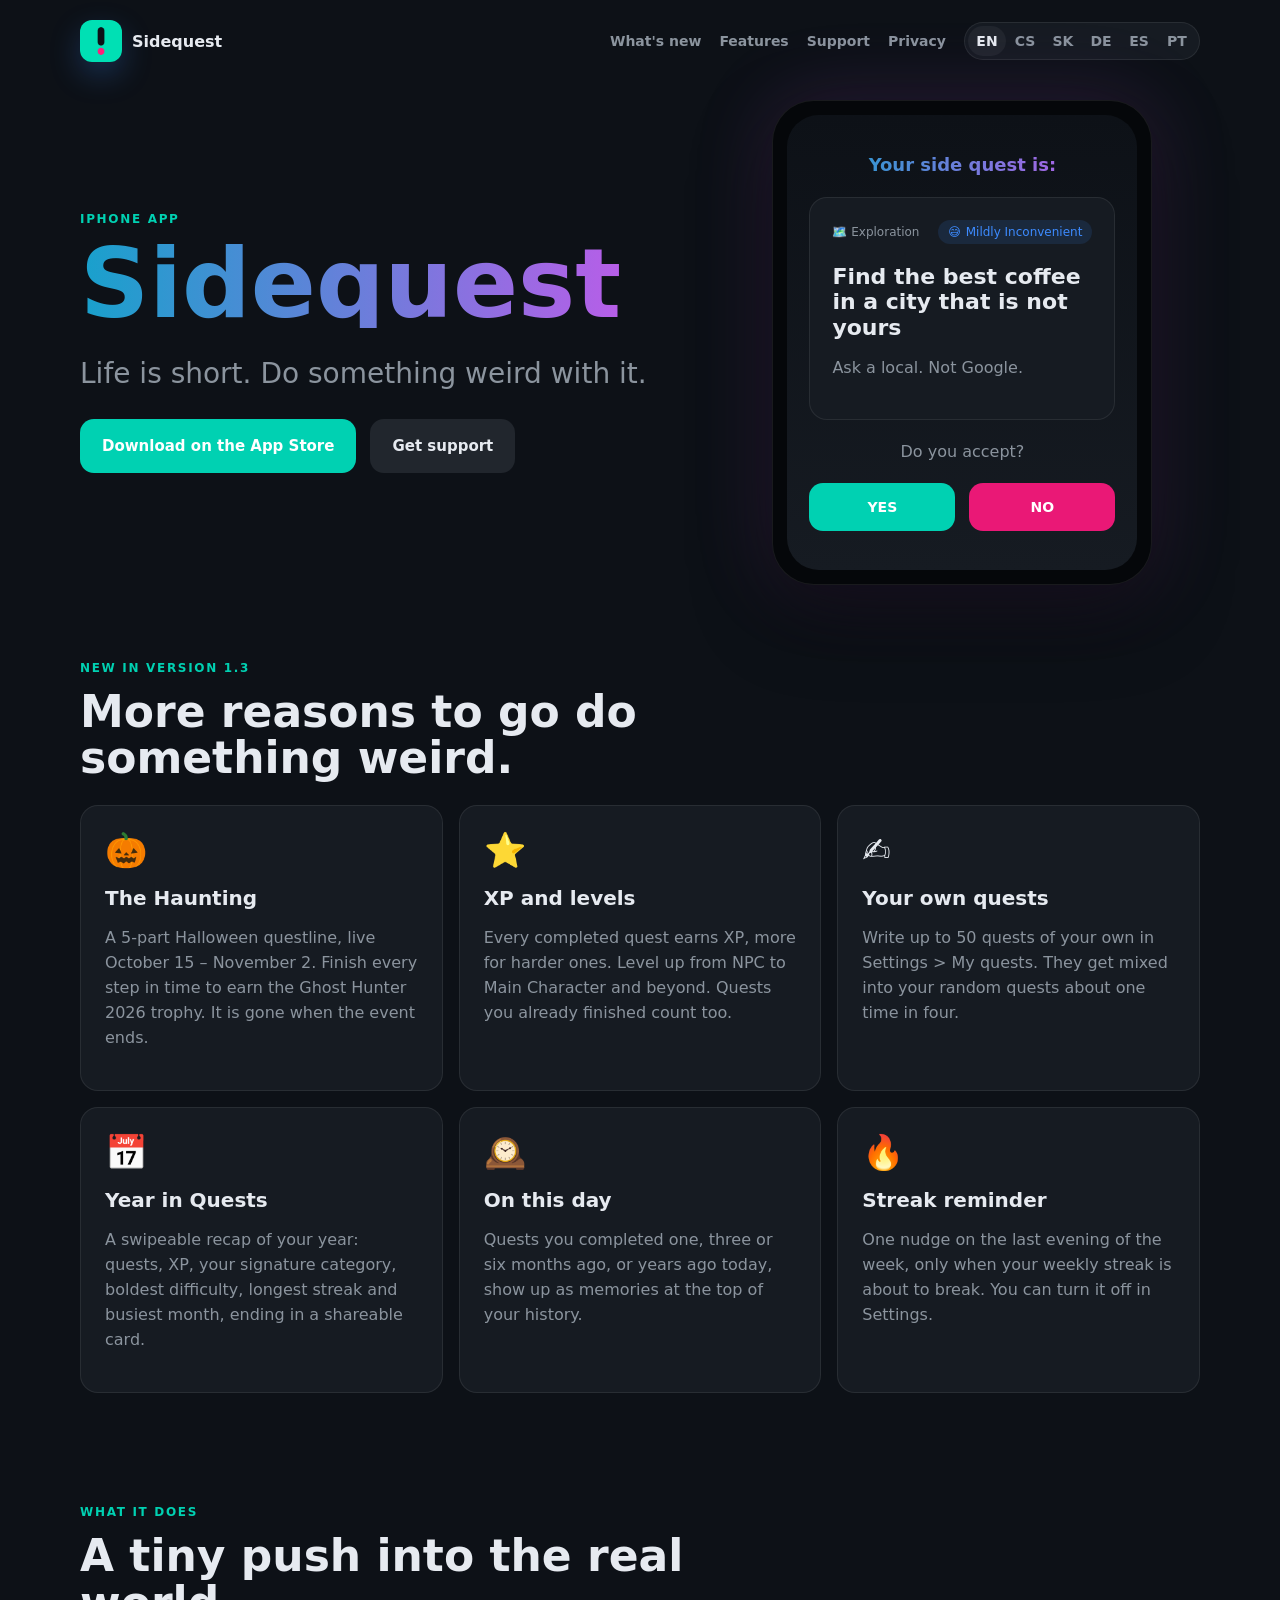
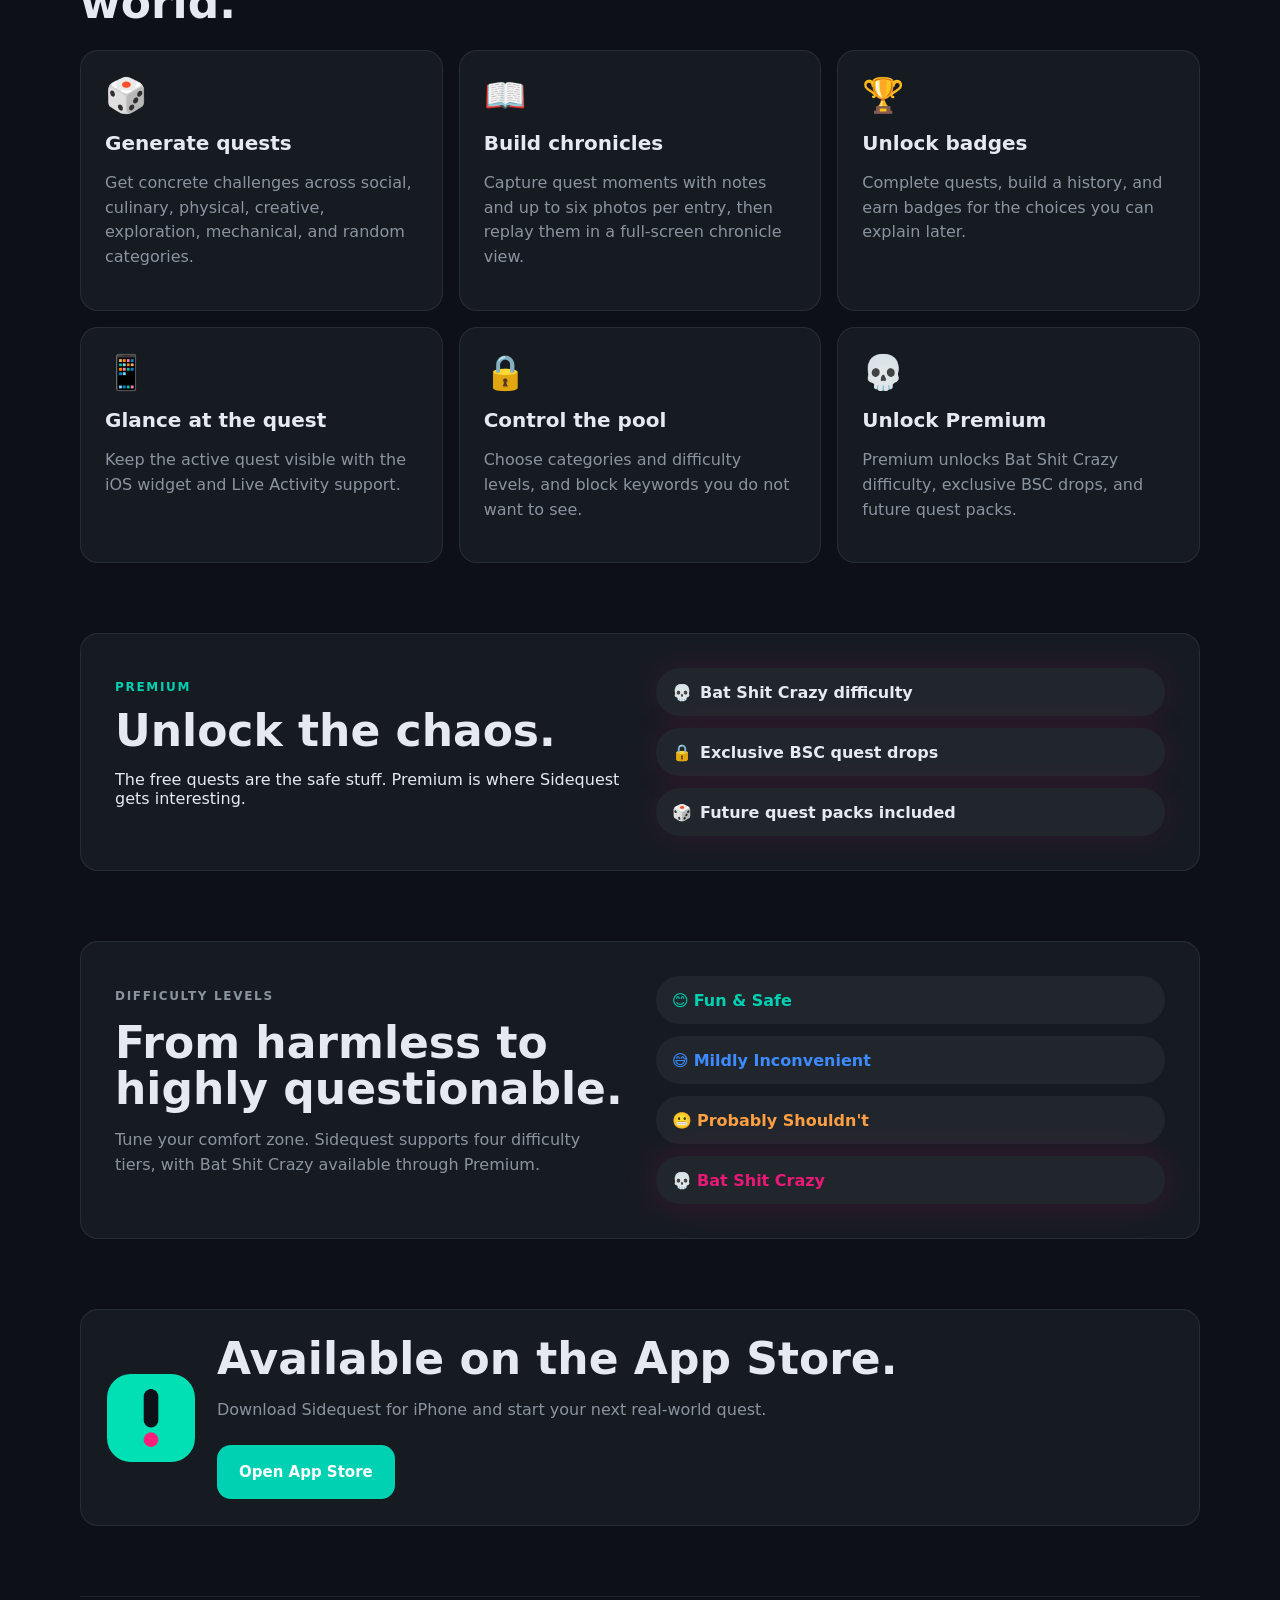
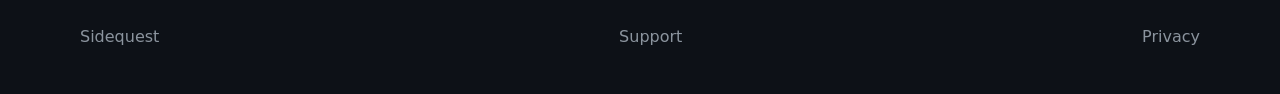
<file: index.html>
<!doctype html>
<html lang="en">
  <head>
    <meta charset="utf-8">
    <meta name="viewport" content="width=device-width, initial-scale=1">
    <title>Sidequest | Real-World Quest App for iPhone</title>
    <meta name="description" content="Sidequest is an iPhone app that gives you real-world quests, XP and levels, limited-time events, your own custom quests, chronicles, badges, widgets, and Premium Bat Shit Crazy challenges.">
    <meta name="robots" content="index, follow">
    <meta name="theme-color" content="#0D1117">
    <meta name="apple-itunes-app" content="app-id=6767996805">
    <link rel="canonical" href="https://sidequest-ios.netlify.app/">
    <meta property="og:site_name" content="Sidequest">
    <meta property="og:title" content="Sidequest | Real-World Quest App for iPhone">
    <meta property="og:description" content="Generate real-world quests, capture chronicles, earn badges, and unlock Premium Bat Shit Crazy challenges.">
    <meta property="og:type" content="website">
    <meta property="og:url" content="https://sidequest-ios.netlify.app/">
    <meta property="og:image" content="https://sidequest-ios.netlify.app/assets/og-home.png">
    <meta property="og:image:width" content="1200">
    <meta property="og:image:height" content="630">
    <meta property="og:image:alt" content="SideQ — real-world quests, dares and challenges for iPhone">
    <meta name="twitter:card" content="summary_large_image">
    <meta name="twitter:title" content="Sidequest | Real-World Quest App for iPhone">
    <meta name="twitter:description" content="Generate real-world quests, capture chronicles, earn badges, and unlock Premium Bat Shit Crazy challenges.">
    <meta name="twitter:image" content="https://sidequest-ios.netlify.app/assets/og-home.png">
    <link rel="icon" href="assets/sidequest-icon.png">
    <link rel="stylesheet" href="styles.css">
    <script type="application/ld+json">
      {
        "@context": "https://schema.org",
        "@type": "SoftwareApplication",
        "name": "Sidequest",
        "applicationCategory": "LifestyleApplication",
        "operatingSystem": "iOS",
        "description": "Sidequest is an iPhone app for generating real-world quests, leveling up with XP, joining limited-time questline events, writing your own quests, capturing quest chronicles, earning badges, and unlocking Premium Bat Shit Crazy challenges.",
        "image": "https://sidequest-ios.netlify.app/assets/sidequest-icon.png",
        "url": "https://sidequest-ios.netlify.app/",
        "downloadUrl": "https://apps.apple.com/app/sideq/id6767996805",
        "softwareVersion": "1.3",
        "offers": {
          "@type": "Offer",
          "url": "https://apps.apple.com/app/sideq/id6767996805",
          "price": "0",
          "priceCurrency": "USD"
        }
      }
    </script>
  </head>
  <body>
    <header class="site-header">
      <a class="brand" href="index.html" aria-label="Sidequest home">
        <img src="assets/sidequest-icon.png" alt="" class="brand-icon">
        <span>Sidequest</span>
      </a>
      <nav class="nav" aria-label="Main navigation">
        <a href="#new" data-i18n="nav.new">What's new</a>
        <a href="#features" data-i18n="nav.features">Features</a>
        <a href="support.html" data-i18n="nav.support">Support</a>
        <a href="privacy.html" data-i18n="nav.privacy">Privacy</a>
        <div class="language-switch" aria-label="Language">
          <button type="button" data-lang="en">EN</button>
          <button type="button" data-lang="cs">CS</button>
          <button type="button" data-lang="sk">SK</button>
          <button type="button" data-lang="de">DE</button>
          <button type="button" data-lang="es">ES</button>
          <button type="button" data-lang="pt">PT</button>
        </div>
      </nav>
    </header>

    <main>
      <section class="hero">
        <div class="hero-copy">
          <p class="eyebrow" data-i18n="hero.eyebrow">iPhone app</p>
          <h1 data-i18n="hero.title">Sidequest</h1>
          <p class="hero-text" data-i18n="hero.text">Life is short. Do something weird with it.</p>
          <div class="hero-actions">
            <a class="button primary" href="https://apps.apple.com/app/sideq/id6767996805" target="_blank" rel="noopener" data-i18n="hero.cta">Download on the App Store</a>
            <a class="button secondary" href="support.html" data-i18n="hero.support">Get support</a>
          </div>
        </div>

        <div class="phone" aria-label="Sidequest app preview">
          <div class="phone-screen">
            <div class="screen-title" data-i18n="preview.title">Your side quest is:</div>
            <article class="quest-card">
              <div class="quest-meta">
                <span><span aria-hidden="true">🗺️</span> <span data-i18n="preview.category">Exploration</span></span>
                <span class="difficulty"><span aria-hidden="true">😅</span> <span data-i18n="preview.difficulty">Mildly Inconvenient</span></span>
              </div>
              <h2 data-i18n="preview.questTitle">Find the best coffee in a city that is not yours</h2>
              <p data-i18n="preview.questText">Ask a local. Not Google.</p>
            </article>
            <p class="accept" data-i18n="preview.question">Do you accept?</p>
            <div class="button-row">
              <span class="mini-button yes" data-i18n="preview.yes">YES</span>
              <span class="mini-button no" data-i18n="preview.no">NO</span>
            </div>
          </div>
        </div>
      </section>

      <section id="new" class="section">
        <div class="section-heading">
          <p class="eyebrow" data-i18n="new.eyebrow">New in version 1.3</p>
          <h2 data-i18n="new.title">More reasons to go do something weird.</h2>
        </div>
        <div class="feature-grid">
          <article class="feature-card">
            <span class="feature-icon">🎃</span>
            <h3 data-i18n="new.event.title">The Haunting</h3>
            <p data-i18n="new.event.text">A 5-part Halloween questline, live October 15 – November 2. Finish every step in time to earn the Ghost Hunter 2026 trophy. It is gone when the event ends.</p>
          </article>
          <article class="feature-card">
            <span class="feature-icon">⭐</span>
            <h3 data-i18n="new.levels.title">XP and levels</h3>
            <p data-i18n="new.levels.text">Every completed quest earns XP, more for harder ones. Level up from NPC to Main Character and beyond. Quests you already finished count too.</p>
          </article>
          <article class="feature-card">
            <span class="feature-icon">✍️</span>
            <h3 data-i18n="new.custom.title">Your own quests</h3>
            <p data-i18n="new.custom.text">Write up to 50 quests of your own in Settings > My quests. They get mixed into your random quests about one time in four.</p>
          </article>
          <article class="feature-card">
            <span class="feature-icon">📅</span>
            <h3 data-i18n="new.recap.title">Year in Quests</h3>
            <p data-i18n="new.recap.text">A swipeable recap of your year: quests, XP, your signature category, boldest difficulty, longest streak and busiest month, ending in a shareable card.</p>
          </article>
          <article class="feature-card">
            <span class="feature-icon">🕰️</span>
            <h3 data-i18n="new.memories.title">On this day</h3>
            <p data-i18n="new.memories.text">Quests you completed one, three or six months ago, or years ago today, show up as memories at the top of your history.</p>
          </article>
          <article class="feature-card">
            <span class="feature-icon">🔥</span>
            <h3 data-i18n="new.streak.title">Streak reminder</h3>
            <p data-i18n="new.streak.text">One nudge on the last evening of the week, only when your weekly streak is about to break. You can turn it off in Settings.</p>
          </article>
        </div>
      </section>

      <section id="features" class="section">
        <div class="section-heading">
          <p class="eyebrow" data-i18n="features.eyebrow">What it does</p>
          <h2 data-i18n="features.title">A tiny push into the real world.</h2>
        </div>
        <div class="feature-grid">
          <article class="feature-card">
            <span class="feature-icon">🎲</span>
            <h3 data-i18n="features.generate.title">Generate quests</h3>
            <p data-i18n="features.generate.text">Get concrete challenges across social, culinary, physical, creative, exploration, mechanical, and random categories.</p>
          </article>
          <article class="feature-card">
            <span class="feature-icon">📖</span>
            <h3 data-i18n="features.chronicles.title">Build chronicles</h3>
            <p data-i18n="features.chronicles.text">Capture quest moments with notes and up to six photos per entry, then replay them in a full-screen chronicle view.</p>
          </article>
          <article class="feature-card">
            <span class="feature-icon">🏆</span>
            <h3 data-i18n="features.badges.title">Unlock badges</h3>
            <p data-i18n="features.badges.text">Complete quests, build a history, and earn badges for the choices you can explain later.</p>
          </article>
          <article class="feature-card">
            <span class="feature-icon">📱</span>
            <h3 data-i18n="features.widget.title">Glance at the quest</h3>
            <p data-i18n="features.widget.text">Keep the active quest visible with the iOS widget and Live Activity support.</p>
          </article>
          <article class="feature-card">
            <span class="feature-icon">🔒</span>
            <h3 data-i18n="features.filters.title">Control the pool</h3>
            <p data-i18n="features.filters.text">Choose categories and difficulty levels, and block keywords you do not want to see.</p>
          </article>
          <article class="feature-card">
            <span class="feature-icon">💀</span>
            <h3 data-i18n="features.premium.title">Unlock Premium</h3>
            <p data-i18n="features.premium.text">Premium unlocks Bat Shit Crazy difficulty, exclusive BSC drops, and future quest packs.</p>
          </article>
        </div>
      </section>

      <section class="premium-section">
        <div>
          <p class="eyebrow" data-i18n="premium.eyebrow">Premium</p>
          <h2 data-i18n="premium.title">Unlock the chaos.</h2>
          <p data-i18n="premium.text">The free quests are the safe stuff. Premium is where Sidequest gets interesting.</p>
        </div>
        <div class="premium-list">
          <span class="premium-chip">💀 <span data-i18n="premium.chip1">Bat Shit Crazy difficulty</span></span>
          <span class="premium-chip">🔒 <span data-i18n="premium.chip2">Exclusive BSC quest drops</span></span>
          <span class="premium-chip">🎲 <span data-i18n="premium.chip3">Future quest packs included</span></span>
        </div>
      </section>

      <section class="split-section">
        <div>
          <p class="eyebrow" data-i18n="levels.eyebrow">Difficulty levels</p>
          <h2 data-i18n="levels.title">From harmless to highly questionable.</h2>
          <p data-i18n="levels.text">Tune your comfort zone. Sidequest supports four difficulty tiers, with Bat Shit Crazy available through Premium.</p>
        </div>
        <div class="level-list">
          <span class="level safe">😊 <span data-i18n="levels.safe">Fun & Safe</span></span>
          <span class="level mild">😅 <span data-i18n="levels.mild">Mildly Inconvenient</span></span>
          <span class="level probably">😬 <span data-i18n="levels.probably">Probably Shouldn't</span></span>
          <span class="level bsc">💀 <span data-i18n="levels.bsc">Bat Shit Crazy</span></span>
        </div>
      </section>

      <section id="download" class="download">
        <img src="assets/sidequest-icon.png" alt="" class="download-icon">
        <div>
          <h2 data-i18n="download.title">Available on the App Store.</h2>
          <p data-i18n="download.text">Download Sidequest for iPhone and start your next real-world quest.</p>
          <a class="button primary inline-button" href="https://apps.apple.com/app/sideq/id6767996805" target="_blank" rel="noopener" data-i18n="download.button">Open App Store</a>
        </div>
      </section>
    </main>

    <footer class="footer">
      <span>Sidequest</span>
      <a href="support.html" data-i18n="footer.support">Support</a>
      <a href="privacy.html" data-i18n="footer.privacy">Privacy</a>
    </footer>

    <script src="script.js"></script>
  </body>
</html>
</file>
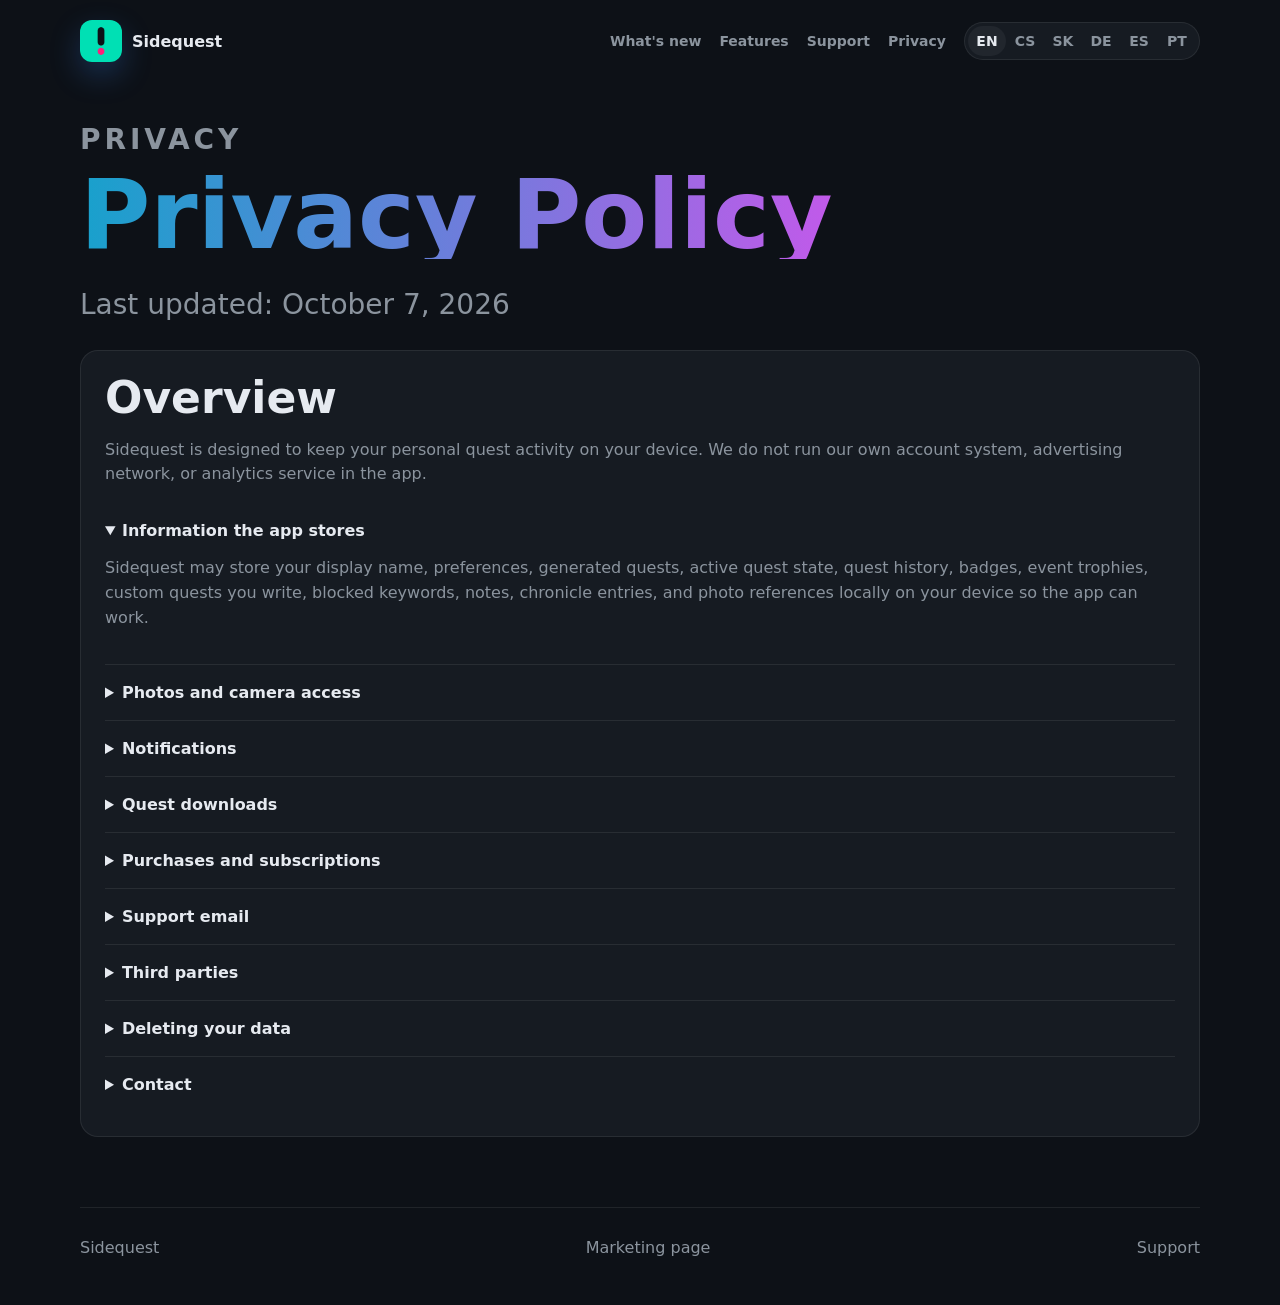
<file: privacy.html>
<!doctype html>
<html lang="en">
  <head>
    <meta charset="utf-8">
    <meta name="viewport" content="width=device-width, initial-scale=1">
    <title>Sidequest Privacy Policy | iPhone App Data and Photos</title>
    <meta name="description" content="Read the Sidequest privacy policy for local quest history, chronicles, photo library access, quest downloads, Premium purchases, and support email data.">
    <meta name="robots" content="index, follow">
    <meta name="theme-color" content="#0D1117">
    <link rel="canonical" href="https://sidequest-ios.netlify.app/privacy.html">
    <meta property="og:site_name" content="Sidequest">
    <meta property="og:title" content="Sidequest Privacy Policy">
    <meta property="og:description" content="Privacy policy for local quest history, chronicles, photo access, quest downloads, Premium purchases, and support email data.">
    <meta property="og:type" content="website">
    <meta property="og:url" content="https://sidequest-ios.netlify.app/privacy.html">
    <meta property="og:image" content="https://sidequest-ios.netlify.app/assets/sidequest-icon.png">
    <meta property="og:image:alt" content="Sidequest app icon">
    <meta name="twitter:card" content="summary">
    <meta name="twitter:title" content="Sidequest Privacy Policy">
    <meta name="twitter:description" content="Privacy policy for local quest history, chronicles, photo access, quest downloads, Premium purchases, and support email data.">
    <meta name="twitter:image" content="https://sidequest-ios.netlify.app/assets/sidequest-icon.png">
    <link rel="icon" href="assets/sidequest-icon.png">
    <link rel="stylesheet" href="styles.css">
    <script type="application/ld+json">
      {
        "@context": "https://schema.org",
        "@type": "WebPage",
        "name": "Sidequest Privacy Policy",
        "description": "Privacy policy for the Sidequest iPhone app.",
        "url": "https://sidequest-ios.netlify.app/privacy.html",
        "isPartOf": {
          "@type": "WebSite",
          "name": "Sidequest",
          "url": "https://sidequest-ios.netlify.app/"
        }
      }
    </script>
  </head>
  <body>
    <header class="site-header">
      <a class="brand" href="index.html" aria-label="Sidequest home">
        <img src="assets/sidequest-icon.png" alt="" class="brand-icon">
        <span>Sidequest</span>
      </a>
      <nav class="nav" aria-label="Main navigation">
        <a href="index.html#new" data-i18n="nav.new">What's new</a>
        <a href="index.html#features" data-i18n="nav.features">Features</a>
        <a href="support.html" data-i18n="nav.support">Support</a>
        <a href="privacy.html" data-i18n="nav.privacy">Privacy</a>
        <div class="language-switch" aria-label="Language">
          <button type="button" data-lang="en">EN</button>
          <button type="button" data-lang="cs">CS</button>
          <button type="button" data-lang="sk">SK</button>
          <button type="button" data-lang="de">DE</button>
          <button type="button" data-lang="es">ES</button>
          <button type="button" data-lang="pt">PT</button>
        </div>
      </nav>
    </header>

    <main class="support-main">
      <section class="support-hero">
        <p class="eyebrow" data-i18n="privacy.eyebrow">Privacy</p>
        <h1 data-i18n="privacy.title">Privacy Policy</h1>
        <p data-i18n="privacy.updated">Last updated: October 7, 2026</p>
      </section>

      <section class="faq">
        <h2 data-i18n="privacy.overview.title">Overview</h2>
        <p data-i18n="privacy.overview.text">Sidequest is designed to keep your personal quest activity on your device. We do not run our own account system, advertising network, or analytics service in the app.</p>

        <details open>
          <summary data-i18n="privacy.collect.summary">Information the app stores</summary>
          <p data-i18n="privacy.collect.text">Sidequest may store your display name, preferences, generated quests, active quest state, quest history, badges, event trophies, custom quests you write, blocked keywords, notes, chronicle entries, and photo references locally on your device so the app can work.</p>
        </details>

        <details>
          <summary data-i18n="privacy.photos.summary">Photos and camera access</summary>
          <p data-i18n="privacy.photos.text">If you choose to add photos to a quest or chronicle entry, Sidequest uses camera or photo library access only for that action. Chronicle entries may store local Photos library identifiers so the app can show those photos later.</p>
        </details>

        <details>
          <summary data-i18n="privacy.notifications.summary">Notifications</summary>
          <p data-i18n="privacy.notifications.text">The streak reminder is a local notification scheduled on your device. Sidequest does not use push notifications or send your quest activity anywhere to schedule it. You can turn it off in Settings.</p>
        </details>

        <details>
          <summary data-i18n="privacy.remote.summary">Quest downloads</summary>
          <p data-i18n="privacy.remote.text">Sidequest may contact the Sidequest quest repository to download the latest quest pool and cache it on your device. This request is for app content, not user account sync.</p>
        </details>

        <details>
          <summary data-i18n="privacy.purchases.summary">Purchases and subscriptions</summary>
          <p data-i18n="privacy.purchases.text">Premium purchases are processed by Apple through the App Store. Sidequest may read your App Store purchase status to unlock premium features, but payment details are handled by Apple.</p>
        </details>

        <details>
          <summary data-i18n="privacy.support.summary">Support email</summary>
          <p data-i18n="privacy.support.text">If you contact support by email, we receive the information you choose to send, such as your email address, device details, and message. We use it only to respond to your request.</p>
        </details>

        <details>
          <summary data-i18n="privacy.third.summary">Third parties</summary>
          <p data-i18n="privacy.third.text">Sidequest uses Apple services such as the App Store and iOS system features. Those services are governed by Apple's privacy policies. We do not sell your personal information.</p>
        </details>

        <details>
          <summary data-i18n="privacy.delete.summary">Deleting your data</summary>
          <p data-i18n="privacy.delete.text">Most app data is stored locally. You can remove it by deleting the app from your device. You can also contact support if you have questions about information sent by email.</p>
        </details>

        <details>
          <summary data-i18n="privacy.contact.summary">Contact</summary>
          <p data-i18n="privacy.contact.text">For privacy questions, email pcesnek290@gmail.com.</p>
        </details>
      </section>
    </main>

    <footer class="footer">
      <span>Sidequest</span>
      <a href="index.html" data-i18n="footer.marketing">Marketing page</a>
      <a href="support.html" data-i18n="footer.support">Support</a>
    </footer>

    <script src="script.js"></script>
  </body>
</html>
</file>
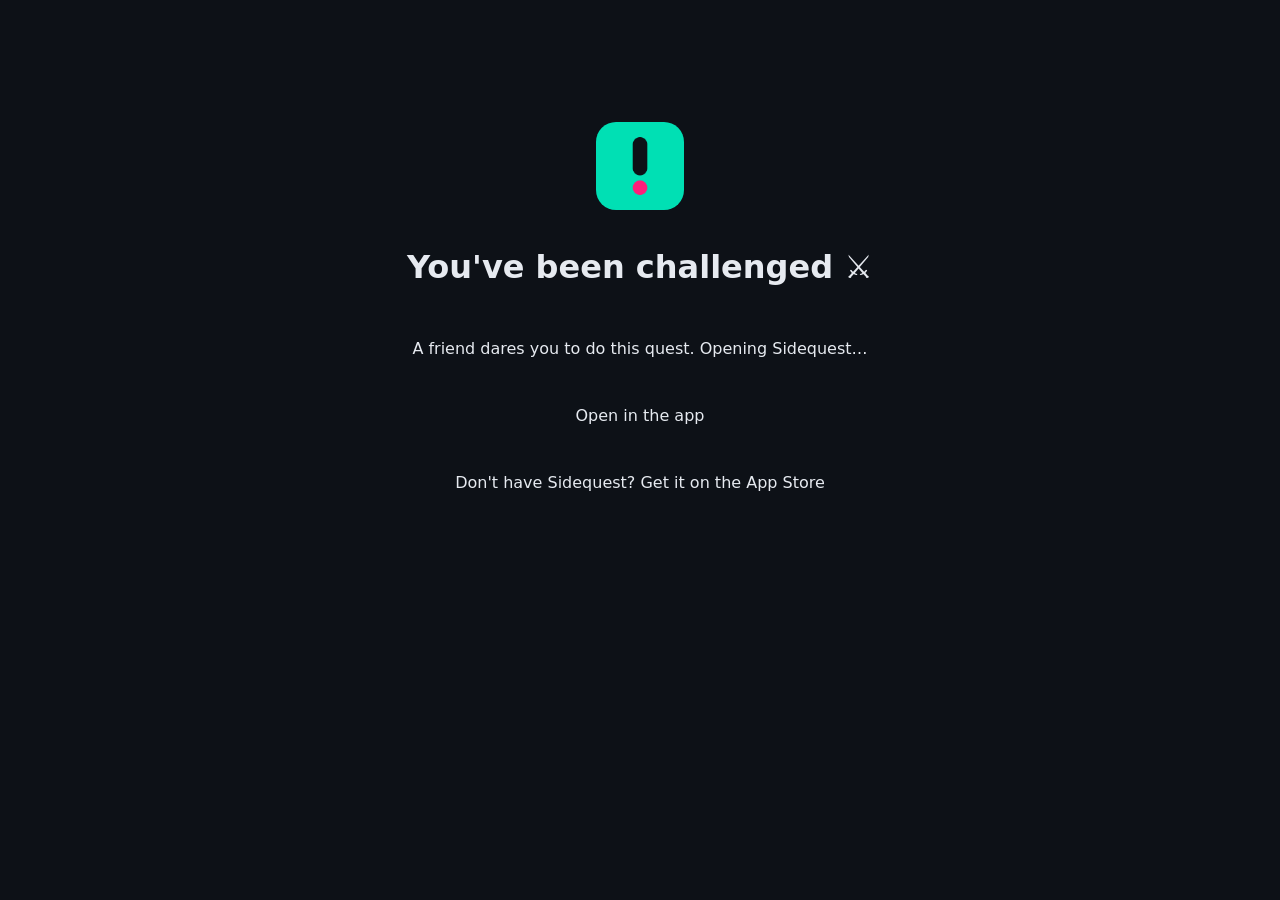
<file: quest.html>
<!doctype html>
<html lang="en">
  <head>
    <meta charset="utf-8">
    <meta name="viewport" content="width=device-width, initial-scale=1">
    <title>You've been challenged | Sidequest</title>
    <meta name="description" content="A friend challenged you to a Sidequest. Open the app to accept it.">
    <meta name="robots" content="noindex, follow">
    <meta name="theme-color" content="#0D1117">
    <meta name="apple-itunes-app" content="app-id=6767996805">
    <meta property="og:site_name" content="Sidequest">
    <meta property="og:title" content="You've been challenged ⚔️">
    <meta property="og:description" content="A friend dares you to do a Sidequest. Are you in?">
    <meta property="og:type" content="website">
    <meta property="og:image" content="https://sidequest-ios.netlify.app/assets/og-challenge.png">
    <meta property="og:image:width" content="1200">
    <meta property="og:image:height" content="630">
    <meta name="twitter:card" content="summary_large_image">
    <meta name="twitter:image" content="https://sidequest-ios.netlify.app/assets/og-challenge.png">
    <link rel="icon" href="assets/sidequest-icon.png">
    <link rel="stylesheet" href="styles.css">
  </head>
  <body>
    <main style="min-height:70vh;display:flex;flex-direction:column;align-items:center;justify-content:center;text-align:center;padding:24px;gap:16px;">
      <img src="assets/sidequest-icon.png" alt="Sidequest app icon" width="88" height="88" style="border-radius:20px;">
      <h1 data-i18n="quest.title">You've been challenged ⚔️</h1>
      <p data-i18n="quest.text">A friend dares you to do this quest. Opening Sidequest…</p>
      <p><a id="open-app" href="#" data-i18n="quest.open">Open in the app</a></p>
      <p><a id="store-link" href="https://apps.apple.com/app/id6767996805" data-i18n="quest.store">Don't have Sidequest? Get it on the App Store</a></p>
    </main>
    <script src="script.js" defer></script>
    <script>
      (function () {
        var id = new URLSearchParams(window.location.search).get("id") || "";
        // Pool IDs are short alphanumerics (e.g. bsc040) — reject anything else.
        if (!/^[A-Za-z0-9_-]{1,32}$/.test(id)) { id = ""; }

        var appLink = "sidequest://quest/" + id;
        var storeLink = "https://apps.apple.com/app/id6767996805";
        document.getElementById("open-app").setAttribute("href", id ? appLink : storeLink);

        if (id) {
          // Try the app; if it's not installed nothing happens and the
          // App Store link stays visible right below.
          setTimeout(function () { window.location.href = appLink; }, 400);
        }
      })();
    </script>
  </body>
</html>
</file>
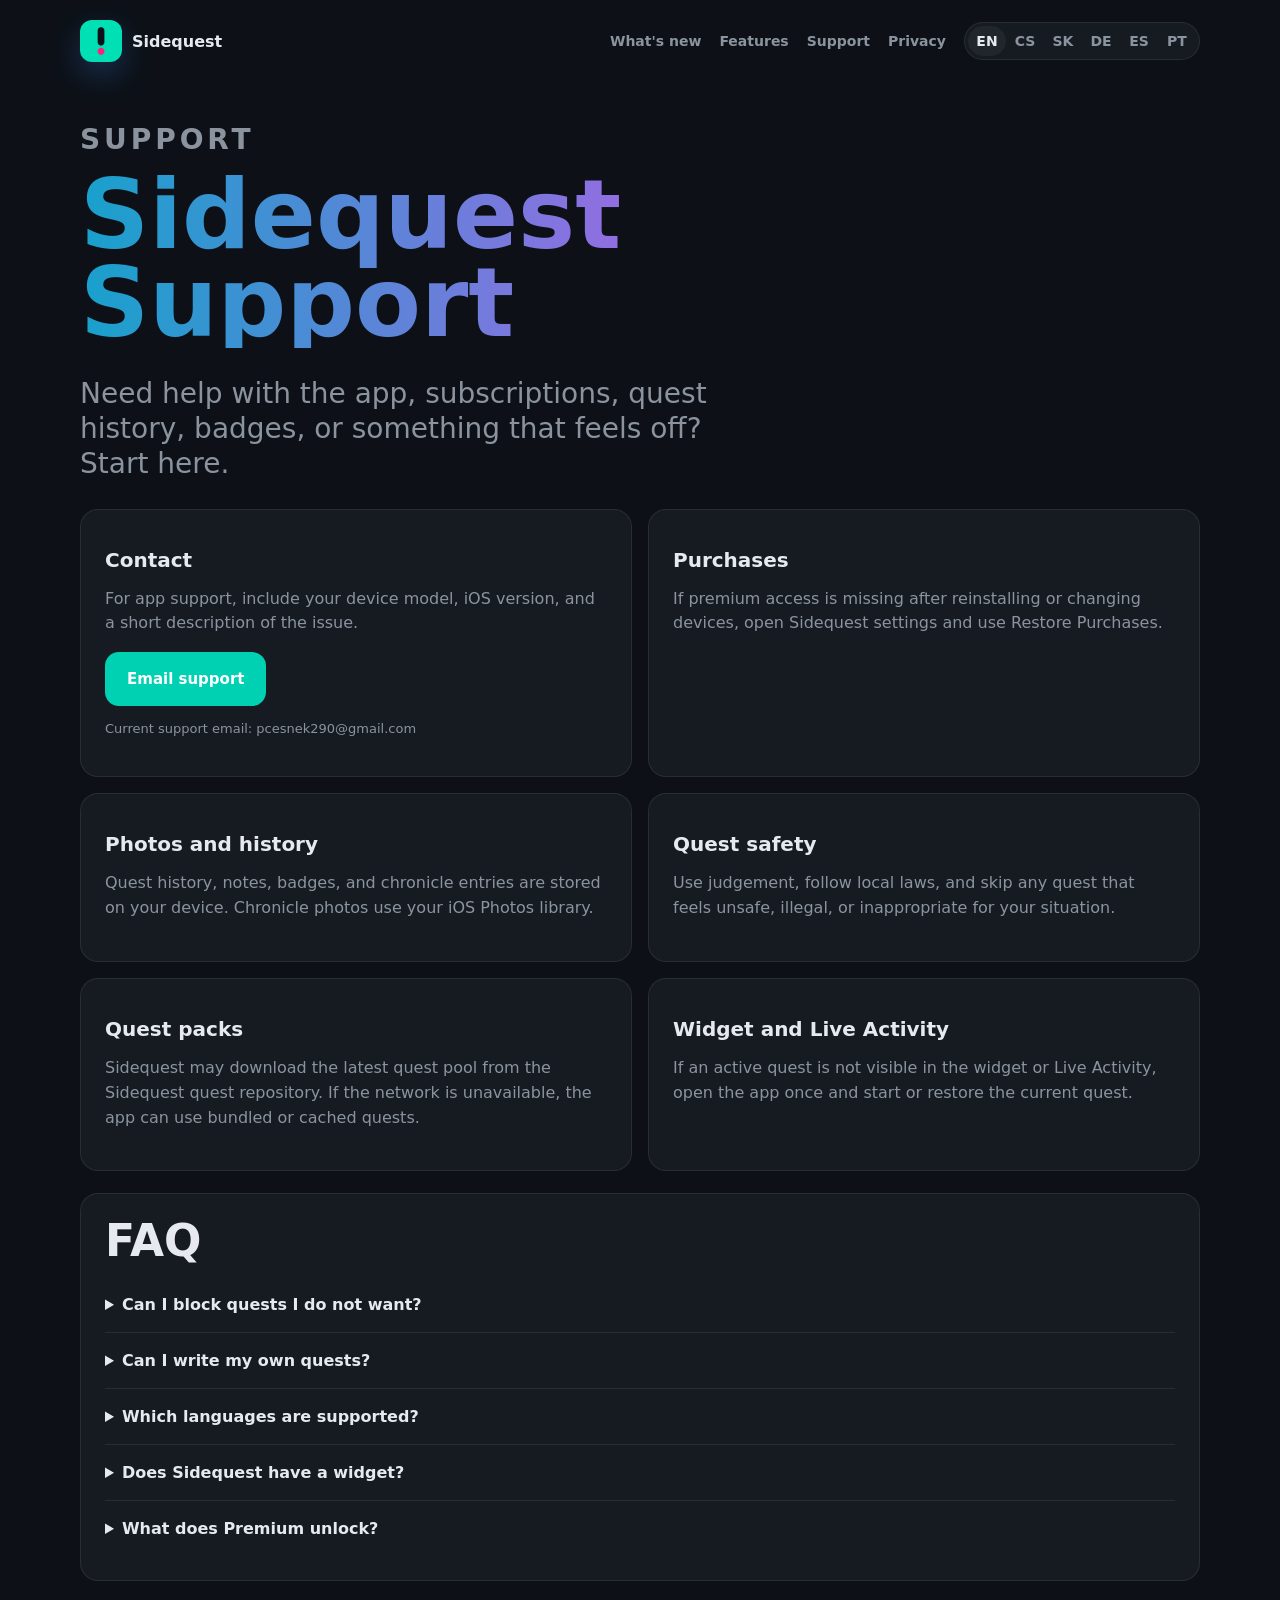
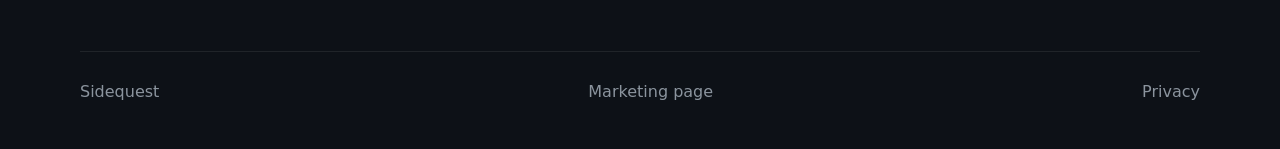
<file: support.html>
<!doctype html>
<html lang="en">
  <head>
    <meta charset="utf-8">
    <meta name="viewport" content="width=device-width, initial-scale=1">
    <title>Sidequest Support | Help, Purchases, Widgets, and Quest Packs</title>
    <meta name="description" content="Get support for Sidequest on iPhone, including Premium purchases, quest history, chronicles, widgets, Live Activities, and quest packs.">
    <meta name="robots" content="index, follow">
    <meta name="theme-color" content="#0D1117">
    <link rel="canonical" href="https://sidequest-ios.netlify.app/support.html">
    <meta property="og:site_name" content="Sidequest">
    <meta property="og:title" content="Sidequest Support">
    <meta property="og:description" content="Support for Premium purchases, quest history, chronicles, widgets, Live Activities, and quest packs.">
    <meta property="og:type" content="website">
    <meta property="og:url" content="https://sidequest-ios.netlify.app/support.html">
    <meta property="og:image" content="https://sidequest-ios.netlify.app/assets/sidequest-icon.png">
    <meta property="og:image:alt" content="Sidequest app icon">
    <meta name="twitter:card" content="summary">
    <meta name="twitter:title" content="Sidequest Support">
    <meta name="twitter:description" content="Support for Premium purchases, quest history, chronicles, widgets, Live Activities, and quest packs.">
    <meta name="twitter:image" content="https://sidequest-ios.netlify.app/assets/sidequest-icon.png">
    <link rel="icon" href="assets/sidequest-icon.png">
    <link rel="stylesheet" href="styles.css">
    <script type="application/ld+json">
      {
        "@context": "https://schema.org",
        "@type": "FAQPage",
        "mainEntity": [
          {
            "@type": "Question",
            "name": "Can I block quests I do not want?",
            "acceptedAnswer": {
              "@type": "Answer",
              "text": "Yes. In settings, you can disable categories or add blocked keywords."
            }
          },
          {
            "@type": "Question",
            "name": "Which languages are supported?",
            "acceptedAnswer": {
              "@type": "Answer",
              "text": "Sidequest is localized in English, Czech, and Slovak."
            }
          },
          {
            "@type": "Question",
            "name": "Does Sidequest have a widget?",
            "acceptedAnswer": {
              "@type": "Answer",
              "text": "Yes. The widget and Live Activity can show your current active quest at a glance."
            }
          },
          {
            "@type": "Question",
            "name": "What does Premium unlock?",
            "acceptedAnswer": {
              "@type": "Answer",
              "text": "Premium unlocks Bat Shit Crazy difficulty, exclusive BSC quest drops, and future quest packs."
            }
          }
        ]
      }
    </script>
  </head>
  <body>
    <header class="site-header">
      <a class="brand" href="index.html" aria-label="Sidequest home">
        <img src="assets/sidequest-icon.png" alt="" class="brand-icon">
        <span>Sidequest</span>
      </a>
      <nav class="nav" aria-label="Main navigation">
        <a href="index.html#new" data-i18n="nav.new">What's new</a>
        <a href="index.html#features" data-i18n="nav.features">Features</a>
        <a href="support.html" data-i18n="nav.support">Support</a>
        <a href="privacy.html" data-i18n="nav.privacy">Privacy</a>
        <div class="language-switch" aria-label="Language">
          <button type="button" data-lang="en">EN</button>
          <button type="button" data-lang="cs">CS</button>
          <button type="button" data-lang="sk">SK</button>
          <button type="button" data-lang="de">DE</button>
          <button type="button" data-lang="es">ES</button>
          <button type="button" data-lang="pt">PT</button>
        </div>
      </nav>
    </header>

    <main class="support-main">
      <section class="support-hero">
        <p class="eyebrow" data-i18n="support.eyebrow">Support</p>
        <h1 data-i18n="support.title">Sidequest Support</h1>
        <p data-i18n="support.intro">Need help with the app, subscriptions, quest history, badges, or something that feels off? Start here.</p>
      </section>

      <section class="support-grid">
        <article class="support-card">
          <h2 data-i18n="support.contact.title">Contact</h2>
          <p data-i18n="support.contact.text">For app support, include your device model, iOS version, and a short description of the issue.</p>
          <a class="button primary" href="mailto:pcesnek290@gmail.com?subject=Sidequest%20Support" data-i18n="support.contact.button">Email support</a>
          <p class="note" data-i18n="support.contact.note">Current support email: pcesnek290@gmail.com</p>
        </article>

        <article class="support-card">
          <h2 data-i18n="support.restore.title">Purchases</h2>
          <p data-i18n="support.restore.text">If premium access is missing after reinstalling or changing devices, open Sidequest settings and use Restore Purchases.</p>
        </article>

        <article class="support-card">
          <h2 data-i18n="support.data.title">Photos and history</h2>
          <p data-i18n="support.data.text">Quest history, notes, badges, and chronicle entries are stored on your device. Chronicle photos use your iOS Photos library.</p>
        </article>

        <article class="support-card">
          <h2 data-i18n="support.safety.title">Quest safety</h2>
          <p data-i18n="support.safety.text">Use judgement, follow local laws, and skip any quest that feels unsafe, illegal, or inappropriate for your situation.</p>
        </article>

        <article class="support-card">
          <h2 data-i18n="support.remote.title">Quest packs</h2>
          <p data-i18n="support.remote.text">Sidequest may download the latest quest pool from the Sidequest quest repository. If the network is unavailable, the app can use bundled or cached quests.</p>
        </article>

        <article class="support-card">
          <h2 data-i18n="support.activity.title">Widget and Live Activity</h2>
          <p data-i18n="support.activity.text">If an active quest is not visible in the widget or Live Activity, open the app once and start or restore the current quest.</p>
        </article>
      </section>

      <section class="faq">
        <h2 data-i18n="faq.title">FAQ</h2>
        <details>
          <summary data-i18n="faq.block.summary">Can I block quests I do not want?</summary>
          <p data-i18n="faq.block.text">Yes. In settings, you can disable categories or add blocked keywords.</p>
        </details>
        <details>
          <summary data-i18n="faq.custom.summary">Can I write my own quests?</summary>
          <p data-i18n="faq.custom.text">Yes. Open Settings > My quests to write up to 50. They show up among the random quests when they match your categories and difficulties, and you can stop mixing them in at any time.</p>
        </details>
        <details>
          <summary data-i18n="faq.languages.summary">Which languages are supported?</summary>
          <p data-i18n="faq.languages.text">Sidequest is localized in English, Czech, and Slovak.</p>
        </details>
        <details>
          <summary data-i18n="faq.widget.summary">Does Sidequest have a widget?</summary>
          <p data-i18n="faq.widget.text">Yes. The widget and Live Activity can show your current active quest at a glance.</p>
        </details>
        <details>
          <summary data-i18n="faq.premium.summary">What does Premium unlock?</summary>
          <p data-i18n="faq.premium.text">Premium unlocks Bat Shit Crazy difficulty, exclusive BSC quest drops, and future quest packs.</p>
        </details>
      </section>
    </main>

    <footer class="footer">
      <span>Sidequest</span>
      <a href="index.html" data-i18n="footer.marketing">Marketing page</a>
      <a href="privacy.html" data-i18n="footer.privacy">Privacy</a>
    </footer>

    <script src="script.js"></script>
  </body>
</html>
</file>
<file: styles.css>
:root {
  color-scheme: dark;
  --bg: #0d1117;
  --surface: #161b22;
  --surface-high: #21262d;
  --text: #e6eaf0;
  --muted: #8b949e;
  --green: #00d1b2;
  --blue: #3d8bff;
  --pink: #ea1876;
  --gold: #ffd166;
  --line: rgba(255, 255, 255, 0.08);
  --radius: 18px;
  font-family: ui-rounded, "SF Pro Rounded", "Nunito Sans", system-ui, -apple-system, BlinkMacSystemFont, "Segoe UI", sans-serif;
}

* {
  box-sizing: border-box;
}

html {
  scroll-behavior: smooth;
}

body {
  margin: 0;
  background: var(--bg);
  color: var(--text);
  min-height: 100vh;
}

a {
  color: inherit;
  text-decoration: none;
}

.site-header {
  width: min(1120px, calc(100% - 32px));
  margin: 0 auto;
  padding: 20px 0;
  display: flex;
  align-items: center;
  justify-content: space-between;
  gap: 20px;
}

.brand {
  display: inline-flex;
  align-items: center;
  gap: 10px;
  font-weight: 800;
  letter-spacing: 0;
}

.brand-icon {
  width: 42px;
  height: 42px;
  border-radius: 12px;
  box-shadow: 0 12px 30px rgba(61, 139, 255, 0.25);
}

.nav {
  display: flex;
  align-items: center;
  gap: 18px;
  color: var(--muted);
  font-size: 14px;
  font-weight: 700;
}

.nav a:hover {
  color: var(--text);
}

.language-switch {
  display: inline-flex;
  background: var(--surface);
  border: 1px solid var(--line);
  border-radius: 999px;
  padding: 3px;
}

.language-switch button {
  width: 38px;
  height: 30px;
  border: 0;
  border-radius: 999px;
  background: transparent;
  color: var(--muted);
  font: inherit;
  cursor: pointer;
}

.language-switch button.active {
  background: var(--surface-high);
  color: var(--text);
}

.hero {
  width: min(1120px, calc(100% - 32px));
  margin: 0 auto;
  display: grid;
  grid-template-columns: minmax(0, 1.1fr) minmax(320px, 0.9fr);
  align-items: center;
  gap: 64px;
  padding: 18px 0 34px;
}

.hero-copy h1,
.support-hero h1 {
  margin: 0;
  font-size: clamp(48px, 9vw, 96px);
  line-height: 0.92;
  letter-spacing: 0;
  background: linear-gradient(90deg, #18a1cc, #c359ea);
  color: transparent;
  background-clip: text;
  -webkit-background-clip: text;
}

.eyebrow {
  margin: 0 0 14px;
  color: var(--green);
  font-size: 12px;
  font-weight: 900;
  letter-spacing: 0.14em;
  text-transform: uppercase;
}

.hero-text,
.support-hero p {
  color: var(--muted);
  font-size: clamp(20px, 3vw, 28px);
  line-height: 1.25;
  max-width: 640px;
}

.hero-actions,
.button-row {
  display: flex;
  gap: 14px;
  flex-wrap: wrap;
}

.button {
  display: inline-flex;
  align-items: center;
  justify-content: center;
  min-height: 54px;
  padding: 0 22px;
  border-radius: 14px;
  font-weight: 900;
  font-size: 15px;
}

.button.primary {
  background: var(--green);
  color: white;
}

.button.secondary {
  background: var(--surface-high);
  color: var(--text);
}

.inline-button {
  margin-top: 6px;
}

.phone {
  justify-self: center;
  width: min(380px, 100%);
  border: 1px solid var(--line);
  border-radius: 42px;
  padding: 14px;
  background: #05070a;
  box-shadow: 0 30px 80px rgba(0, 0, 0, 0.45), 0 0 80px rgba(195, 89, 234, 0.18);
}

.phone-screen {
  min-height: 455px;
  border-radius: 32px;
  background: linear-gradient(#0d1117, #161b22);
  padding: 34px 22px;
  display: flex;
  flex-direction: column;
  justify-content: center;
  gap: 22px;
}

.screen-title {
  text-align: center;
  font-weight: 800;
  font-size: 18px;
  background: linear-gradient(90deg, #18a1cc, #c359ea);
  color: transparent;
  background-clip: text;
  -webkit-background-clip: text;
}

.quest-card,
.feature-card,
.support-card,
.download,
.split-section,
.premium-section,
.faq {
  background: var(--surface);
  border: 1px solid var(--line);
  border-radius: var(--radius);
}

.quest-card {
  padding: 22px;
}

.quest-meta {
  display: flex;
  align-items: center;
  justify-content: space-between;
  gap: 10px;
  color: var(--muted);
  font-size: 12px;
}

.difficulty,
.level {
  display: inline-flex;
  align-items: center;
  gap: 5px;
  border-radius: 999px;
  padding: 5px 10px;
  white-space: nowrap;
}

.difficulty {
  color: var(--blue);
  background: rgba(61, 139, 255, 0.12);
}

.quest-card h2 {
  margin: 20px 0 10px;
  font-size: 22px;
  line-height: 1.15;
}

.quest-card p,
.feature-card p,
.split-section p,
.support-card p,
.faq p,
.download p {
  color: var(--muted);
  line-height: 1.55;
}

.accept {
  color: var(--muted);
  text-align: center;
  margin: 0;
}

.mini-button {
  flex: 1;
  height: 48px;
  border-radius: 14px;
  display: grid;
  place-items: center;
  color: white;
  font-weight: 900;
  font-size: 14px;
}

.mini-button.yes {
  background: var(--green);
}

.mini-button.no {
  background: var(--pink);
}

.section,
.split-section,
.download,
.support-main {
  width: min(1120px, calc(100% - 32px));
  margin: 0 auto;
}

.section {
  padding: 42px 0 70px;
}

.section-heading {
  max-width: 640px;
  margin-bottom: 24px;
}

h2 {
  margin: 0 0 12px;
  font-size: clamp(28px, 5vw, 44px);
  line-height: 1.05;
  letter-spacing: 0;
}

.feature-grid,
.support-grid {
  display: grid;
  grid-template-columns: repeat(3, 1fr);
  gap: 16px;
}

.feature-card,
.support-card {
  padding: 24px;
}

.feature-icon {
  font-size: 34px;
}

.feature-card h3,
.support-card h2 {
  margin: 16px 0 8px;
  font-size: 20px;
}

.split-section {
  display: grid;
  grid-template-columns: 1fr 1fr;
  align-items: center;
  gap: 32px;
  padding: 34px;
  margin-bottom: 70px;
}

.premium-section {
  width: min(1120px, calc(100% - 32px));
  margin: 0 auto 70px;
  display: grid;
  grid-template-columns: 1fr 1fr;
  align-items: center;
  gap: 32px;
  padding: 34px;
}

.premium-list {
  display: grid;
  gap: 12px;
}

.premium-chip {
  display: inline-flex;
  align-items: center;
  gap: 8px;
  min-height: 48px;
  padding: 12px 16px;
  border-radius: 999px;
  background: var(--surface-high);
  color: var(--text);
  font-weight: 800;
  box-shadow: 0 0 34px rgba(234, 24, 118, 0.12);
}

.level-list {
  display: grid;
  gap: 12px;
}

.level {
  min-height: 48px;
  padding: 12px 16px;
  font-weight: 800;
  background: var(--surface-high);
}

.safe {
  color: var(--green);
}

.mild {
  color: var(--blue);
}

.probably {
  color: #ff9f43;
}

.bsc {
  color: var(--pink);
  box-shadow: 0 0 34px rgba(234, 24, 118, 0.18);
}

.download {
  display: flex;
  align-items: center;
  gap: 22px;
  padding: 26px;
  margin-bottom: 70px;
}

.download-icon {
  width: 88px;
  height: 88px;
  border-radius: 24px;
}

.footer {
  width: min(1120px, calc(100% - 32px));
  margin: 0 auto;
  padding: 30px 0 48px;
  color: var(--muted);
  display: flex;
  justify-content: space-between;
  gap: 16px;
  border-top: 1px solid var(--line);
}

.support-main {
  padding: 40px 0 70px;
}

.support-hero {
  max-width: 760px;
  margin-bottom: 28px;
}

.support-grid {
  grid-template-columns: repeat(2, 1fr);
  margin-bottom: 22px;
}

.note {
  font-size: 13px;
}

.faq {
  padding: 24px;
}

details {
  border-top: 1px solid var(--line);
  padding: 18px 0;
}

details:first-of-type {
  border-top: 0;
}

summary {
  cursor: pointer;
  font-weight: 850;
}

@media (max-width: 820px) {
  .site-header,
  .nav,
  .download {
    align-items: flex-start;
  }

  .site-header,
  .download {
    flex-direction: column;
  }

  .nav {
    width: 100%;
    flex-wrap: wrap;
    justify-content: space-between;
  }

  .hero,
  .split-section,
  .premium-section,
  .feature-grid,
  .support-grid {
    grid-template-columns: 1fr;
  }

  .hero {
    min-height: auto;
    gap: 28px;
    padding-top: 34px;
  }

  .phone-screen {
    min-height: 340px;
    padding: 28px 22px;
  }
}

@media (max-width: 480px) {
  .hero-actions,
  .button {
    width: 100%;
  }

  .phone {
    border-radius: 32px;
  }

  .phone-screen {
    min-height: 300px;
    border-radius: 24px;
    gap: 14px;
  }

  .quest-card {
    padding: 18px;
  }

  .quest-card h2 {
    margin: 14px 0 8px;
    font-size: 20px;
  }

  .button-row {
    gap: 10px;
  }

  .mini-button {
    height: 44px;
  }

  .quest-meta {
    align-items: flex-start;
    flex-direction: column;
  }
}
</file>
